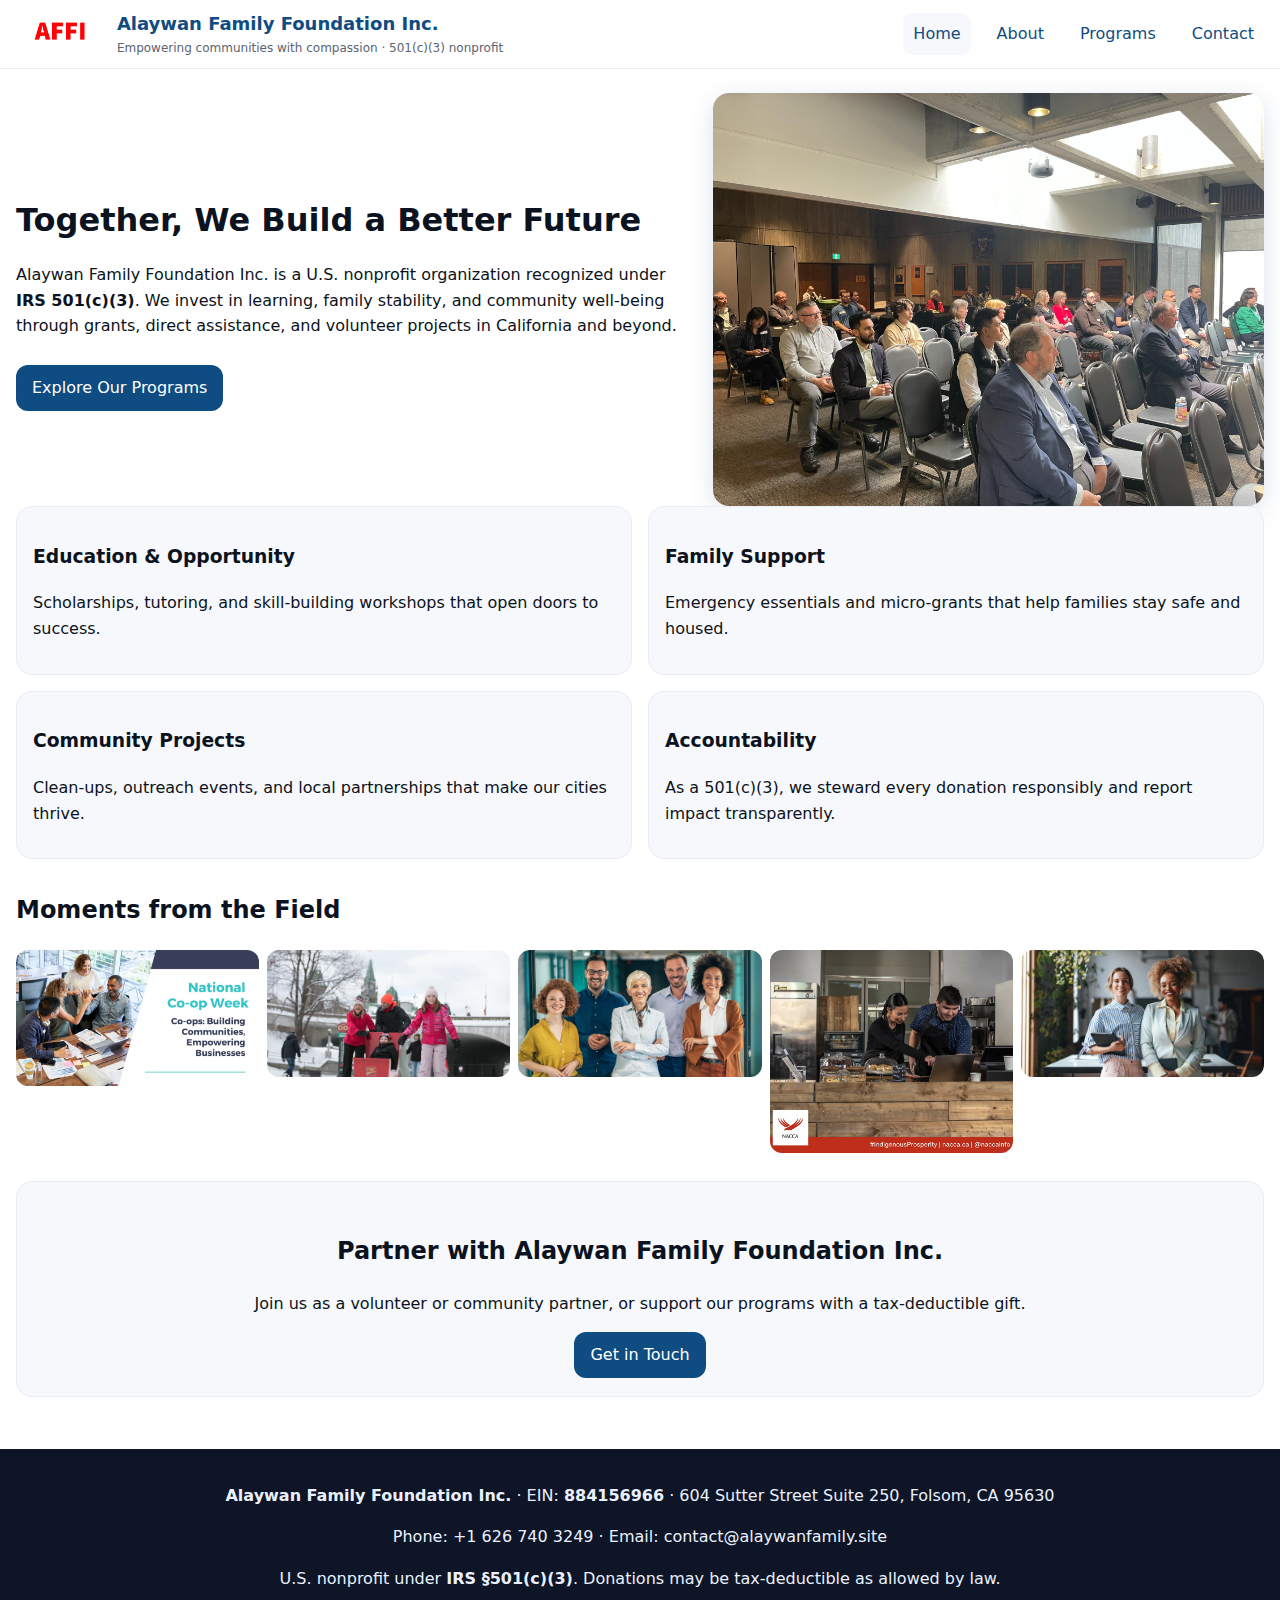
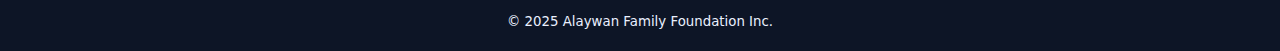
<file: index.html>
<!DOCTYPE html>
<html lang="en">
<head>
  <meta charset="UTF-8" />
  <meta name="viewport" content="width=device-width, initial-scale=1" />
  <meta name="description" content="Alaywan Family Foundation Inc. — a 501(c)(3) nonprofit empowering communities through education, family support, and compassionate action." />
  <title>Alaywan Family Foundation Inc.</title>
  <!-- Favicon (dùng chung logo) -->
  <link rel="icon" href="images/logo.png" type="image/png" />
  <link rel="apple-touch-icon" href="images/logo.png" />
  <!-- Styles -->
  <link rel="stylesheet" href="assets/styles.css" />
</head>
<body>
  <header class="site-header">
    <a class="brand" href="index.html">
      <img src="images/logo.png" alt="Alaywan Family Foundation logo" />
      <div>
        <h1>Alaywan Family Foundation Inc.</h1>
        <p class="tag">Empowering communities with compassion · 501(c)(3) nonprofit</p>
      </div>
    </a>
    <button id="navToggle" class="nav-toggle" aria-label="Open menu" aria-expanded="false">☰</button>
    <nav id="siteNav" class="nav">
      <a class="active" href="index.html">Home</a>
      <a href="about.html">About</a>
      <a href="programs.html">Programs</a>
      <a href="contact.html">Contact</a>
    </nav>
  </header>

  <main>
    <section class="hero">
      <div class="hero-text">
        <h2>Together, We Build a Better Future</h2>
        <p>Alaywan Family Foundation Inc. is a U.S. nonprofit organization recognized under <strong>IRS 501(c)(3)</strong>. We invest in learning, family stability, and community well-being through grants, direct assistance, and volunteer projects in California and beyond.</p>
        <a class="btn" href="programs.html">Explore Our Programs</a>
      </div>
      <img class="hero-img" src="images/hero.jpg" alt="Neighbors volunteering in the community" />
    </section>

    <section class="grid-2 features">
      <article><h3>Education & Opportunity</h3><p>Scholarships, tutoring, and skill-building workshops that open doors to success.</p></article>
      <article><h3>Family Support</h3><p>Emergency essentials and micro-grants that help families stay safe and housed.</p></article>
      <article><h3>Community Projects</h3><p>Clean-ups, outreach events, and local partnerships that make our cities thrive.</p></article>
      <article><h3>Accountability</h3><p>As a 501(c)(3), we steward every donation responsibly and report impact transparently.</p></article>
    </section>

    <section class="gallery">
      <h2>Moments from the Field</h2>
      <div class="image-grid">
        <img src="images/pic1.jpg" alt="Volunteers organize supplies" />
        <img src="images/pic2.jpg" alt="Students in a learning workshop" />
        <img src="images/pic3.jpg" alt="Family support" />
        <img src="images/pic4.jpg" alt="Community outreach event" />
        <img src="images/pic5.jpg" alt="Neighborhood improvement project" />
      </div>
    </section>

    <section class="cta">
      <h2>Partner with Alaywan Family Foundation Inc.</h2>
      <p>Join us as a volunteer or community partner, or support our programs with a tax-deductible gift.</p>
      <a class="btn" href="contact.html">Get in Touch</a>
    </section>
  </main>

  <footer class="site-footer">
    <div class="footer-inner">
      <p><strong>Alaywan Family Foundation Inc.</strong> · EIN: <strong>884156966</strong> · 604 Sutter Street Suite 250, Folsom, CA 95630</p>
      <p>Phone: <a href="tel:+16267403249">+1 626 740 3249</a> · Email: <a href="mailto:contact@alaywanfamily.site">contact@alaywanfamily.site</a></p>
      <p>U.S. nonprofit under <strong>IRS §501(c)(3)</strong>. Donations may be tax-deductible as allowed by law.</p>
      <small>© 2025 Alaywan Family Foundation Inc.</small>
    </div>
  </footer>

  <script>
    const btn = document.getElementById('navToggle');
    const nav = document.getElementById('siteNav');
    btn.addEventListener('click', () => {
      const open = nav.classList.toggle('open');
      btn.setAttribute('aria-expanded', String(open));
    });
  </script>
</body>
</html>
</file>
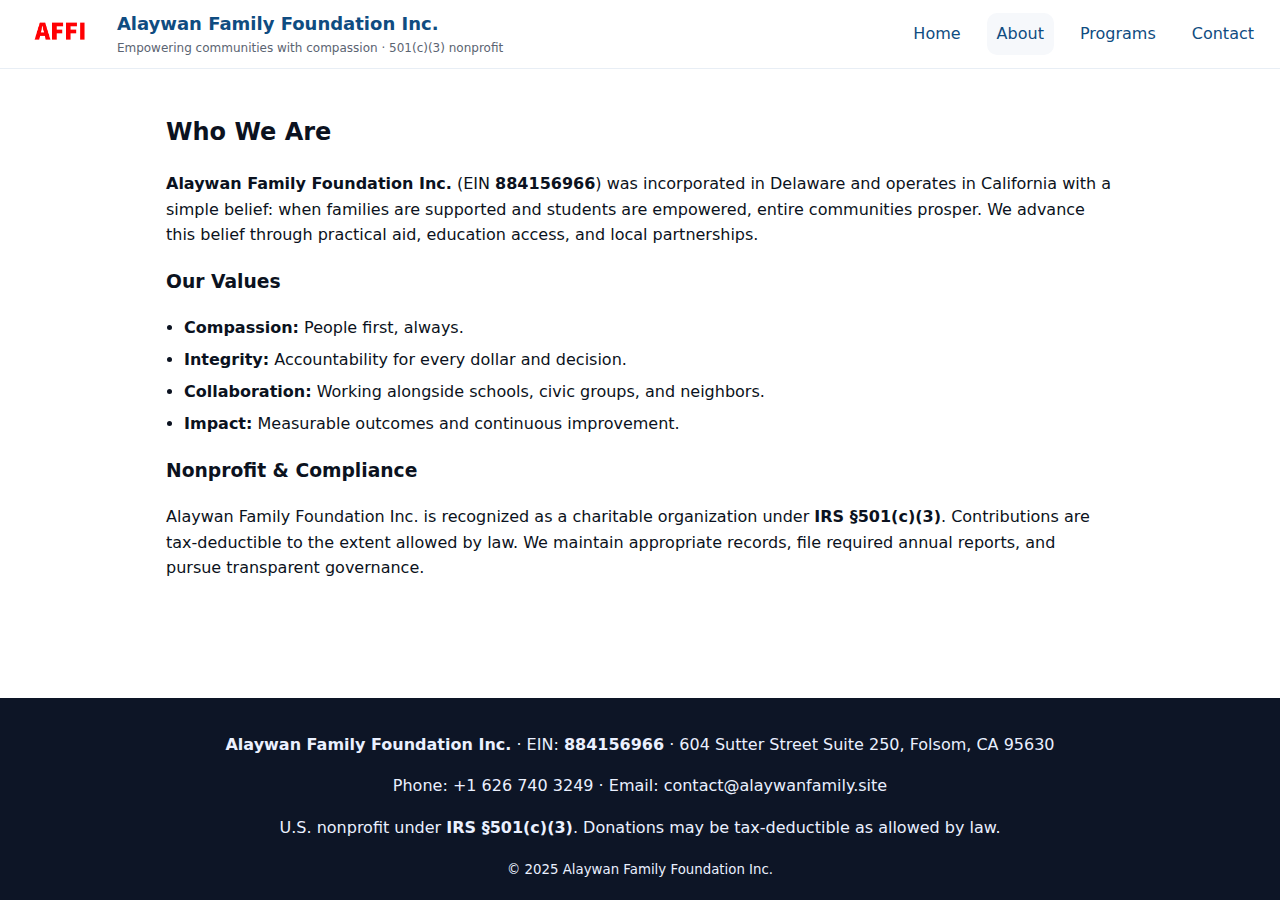
<file: about.html>
<!DOCTYPE html>
<html lang="en">
<head>
  <meta charset="UTF-8" />
  <meta name="viewport" content="width=device-width, initial-scale=1" />
  <meta name="description" content="About Alaywan Family Foundation Inc. — our story, governance, and commitment to transparent impact." />
  <title>About · Alaywan Family Foundation Inc.</title>
  <link rel="icon" href="images/logo.png" type="image/png" />
  <link rel="apple-touch-icon" href="images/logo.png" />
  <link rel="stylesheet" href="assets/styles.css" />
</head>
<body>
  <header class="site-header">
    <a class="brand" href="index.html">
      <img src="images/logo.png" alt="Alaywan Family Foundation logo" />
      <div>
        <h1>Alaywan Family Foundation Inc.</h1>
        <p class="tag">Empowering communities with compassion · 501(c)(3) nonprofit</p>
      </div>
    </a>
    <button id="navToggle" class="nav-toggle" aria-label="Open menu" aria-expanded="false">☰</button>
    <nav id="siteNav" class="nav">
      <a href="index.html">Home</a>
      <a class="active" href="about.html">About</a>
      <a href="programs.html">Programs</a>
      <a href="contact.html">Contact</a>
    </nav>
  </header>

  <main class="page">
    <h2>Who We Are</h2>
    <p><strong>Alaywan Family Foundation Inc.</strong> (EIN <strong>884156966</strong>) was incorporated in Delaware and operates in California with a simple belief: when families are supported and students are empowered, entire communities prosper. We advance this belief through practical aid, education access, and local partnerships.</p>

    <h3>Our Values</h3>
    <ul class="checklist">
      <li><strong>Compassion:</strong> People first, always.</li>
      <li><strong>Integrity:</strong> Accountability for every dollar and decision.</li>
      <li><strong>Collaboration:</strong> Working alongside schools, civic groups, and neighbors.</li>
      <li><strong>Impact:</strong> Measurable outcomes and continuous improvement.</li>
    </ul>

    <h3>Nonprofit & Compliance</h3>
    <p>Alaywan Family Foundation Inc. is recognized as a charitable organization under <strong>IRS §501(c)(3)</strong>. Contributions are tax-deductible to the extent allowed by law. We maintain appropriate records, file required annual reports, and pursue transparent governance.</p>
  </main>

  <footer class="site-footer">
    <div class="footer-inner">
      <p><strong>Alaywan Family Foundation Inc.</strong> · EIN: <strong>884156966</strong> · 604 Sutter Street Suite 250, Folsom, CA 95630</p>
      <p>Phone: <a href="tel:+16267403249">+1 626 740 3249</a> · Email: <a href="mailto:contact@alaywanfamily.site">contact@alaywanfamily.site</a></p>
      <p>U.S. nonprofit under <strong>IRS §501(c)(3)</strong>. Donations may be tax-deductible as allowed by law.</p>
      <small>© 2025 Alaywan Family Foundation Inc.</small>
    </div>
  </footer>

  <script>
    const btn = document.getElementById('navToggle');
    const nav = document.getElementById('siteNav');
    btn.addEventListener('click', () => {
      const open = nav.classList.toggle('open');
      btn.setAttribute('aria-expanded', String(open));
    });
  </script>
</body>
</html>
</file>
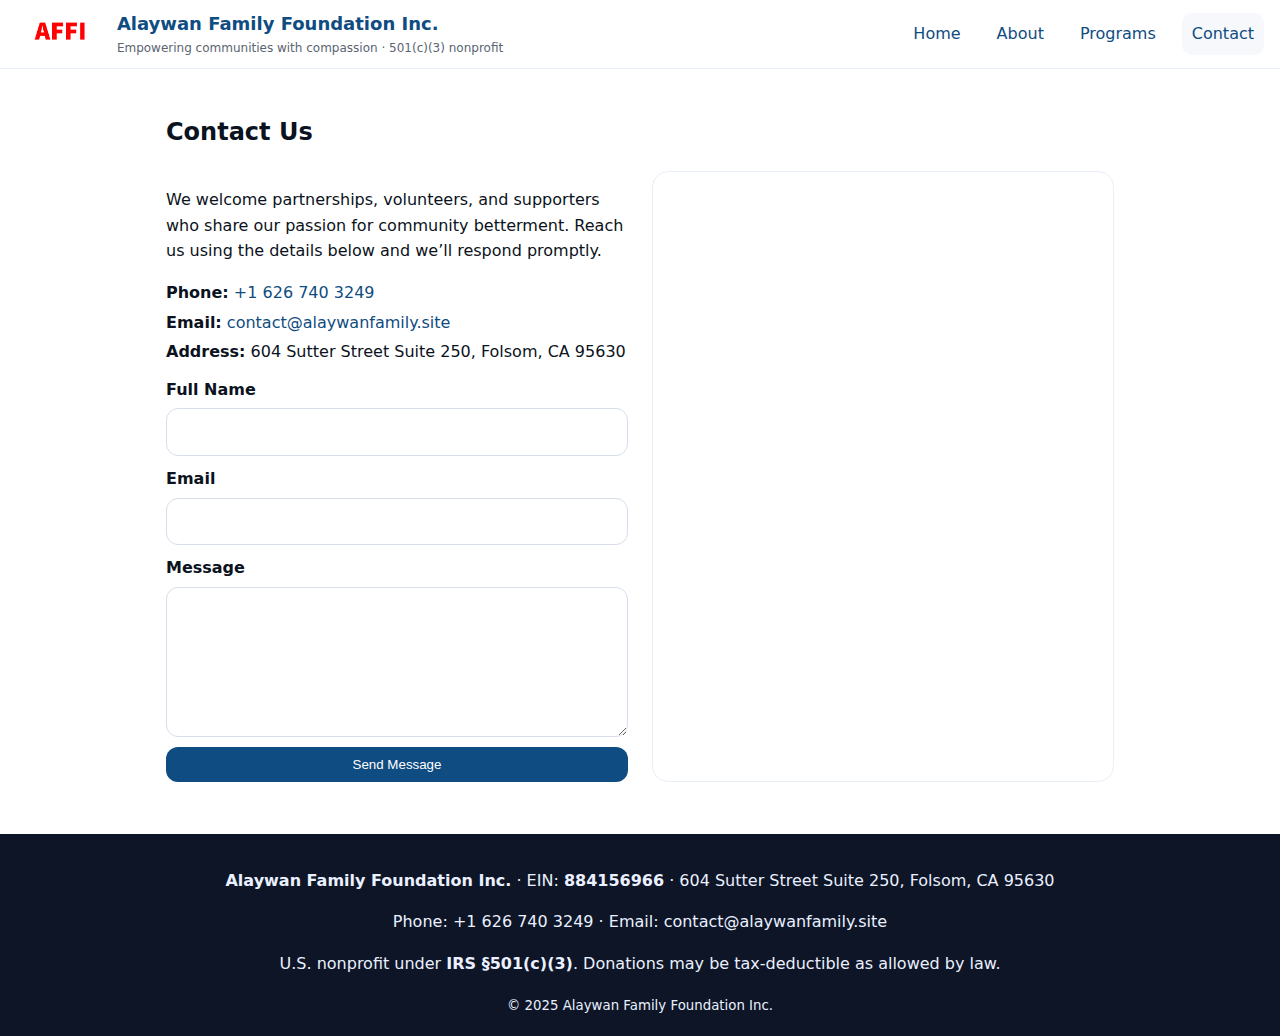
<file: contact.html>
<!DOCTYPE html>
<html lang="en">
<head>
  <meta charset="UTF-8" />
  <meta name="viewport" content="width=device-width, initial-scale=1" />
  <meta name="description" content="Contact Alaywan Family Foundation Inc. in Folsom, California." />
  <title>Contact · Alaywan Family Foundation Inc.</title>
  <link rel="icon" href="images/logo.png" type="image/png" />
  <link rel="apple-touch-icon" href="images/logo.png" />
  <link rel="stylesheet" href="assets/styles.css" />
</head>
<body>
  <header class="site-header">
    <a class="brand" href="index.html">
      <img src="images/logo.png" alt="Alaywan Family Foundation logo" />
      <div>
        <h1>Alaywan Family Foundation Inc.</h1>
        <p class="tag">Empowering communities with compassion · 501(c)(3) nonprofit</p>
      </div>
    </a>
    <button id="navToggle" class="nav-toggle" aria-label="Open menu" aria-expanded="false">☰</button>
    <nav id="siteNav" class="nav">
      <a href="index.html">Home</a>
      <a href="about.html">About</a>
      <a href="programs.html">Programs</a>
      <a class="active" href="contact.html">Contact</a>
    </nav>
  </header>

  <main class="page">
    <h2>Contact Us</h2>

    <div class="contact-grid">
      <div>
        <p>We welcome partnerships, volunteers, and supporters who share our passion for community betterment. Reach us using the details below and we’ll respond promptly.</p>
        <ul class="contact-list">
          <li><strong>Phone:</strong> <a href="tel:+16267403249">+1 626 740 3249</a></li>
          <li><strong>Email:</strong> <a href="mailto:contact@alaywanfamily.site">contact@alaywanfamily.site</a></li>
          <li><strong>Address:</strong> 604 Sutter Street Suite 250, Folsom, CA 95630</li>
        </ul>
        <form class="contact-form" name="contact" netlify>
          <input type="hidden" name="form-name" value="contact" />
          <label>Full Name<input name="name" required></label>
          <label>Email<input type="email" name="email" required></label>
          <label>Message<textarea name="message" rows="5" required></textarea></label>
          <button type="submit" class="btn">Send Message</button>
        </form>
      </div>
      <div class="map-container">
        <iframe
          src="https://www.google.com/maps?q=604+Sutter+Street,+Suite+250,+Folsom,+CA+95630&output=embed"
          allowfullscreen
          loading="lazy"
          referrerpolicy="no-referrer-when-downgrade"></iframe>
      </div>
    </div>
  </main>

  <footer class="site-footer">
    <div class="footer-inner">
      <p><strong>Alaywan Family Foundation Inc.</strong> · EIN: <strong>884156966</strong> · 604 Sutter Street Suite 250, Folsom, CA 95630</p>
      <p>Phone: <a href="tel:+16267403249">+1 626 740 3249</a> · Email: <a href="mailto:contact@alaywanfamily.site">contact@alaywanfamily.site</a></p>
      <p>U.S. nonprofit under <strong>IRS §501(c)(3)</strong>. Donations may be tax-deductible as allowed by law.</p>
      <small>© 2025 Alaywan Family Foundation Inc.</small>
    </div>
  </footer>

  <script>
    const btn = document.getElementById('navToggle');
    const nav = document.getElementById('siteNav');
    btn.addEventListener('click', () => {
      const open = nav.classList.toggle('open');
      btn.setAttribute('aria-expanded', String(open));
    });
  </script>
</body>
</html>
</file>
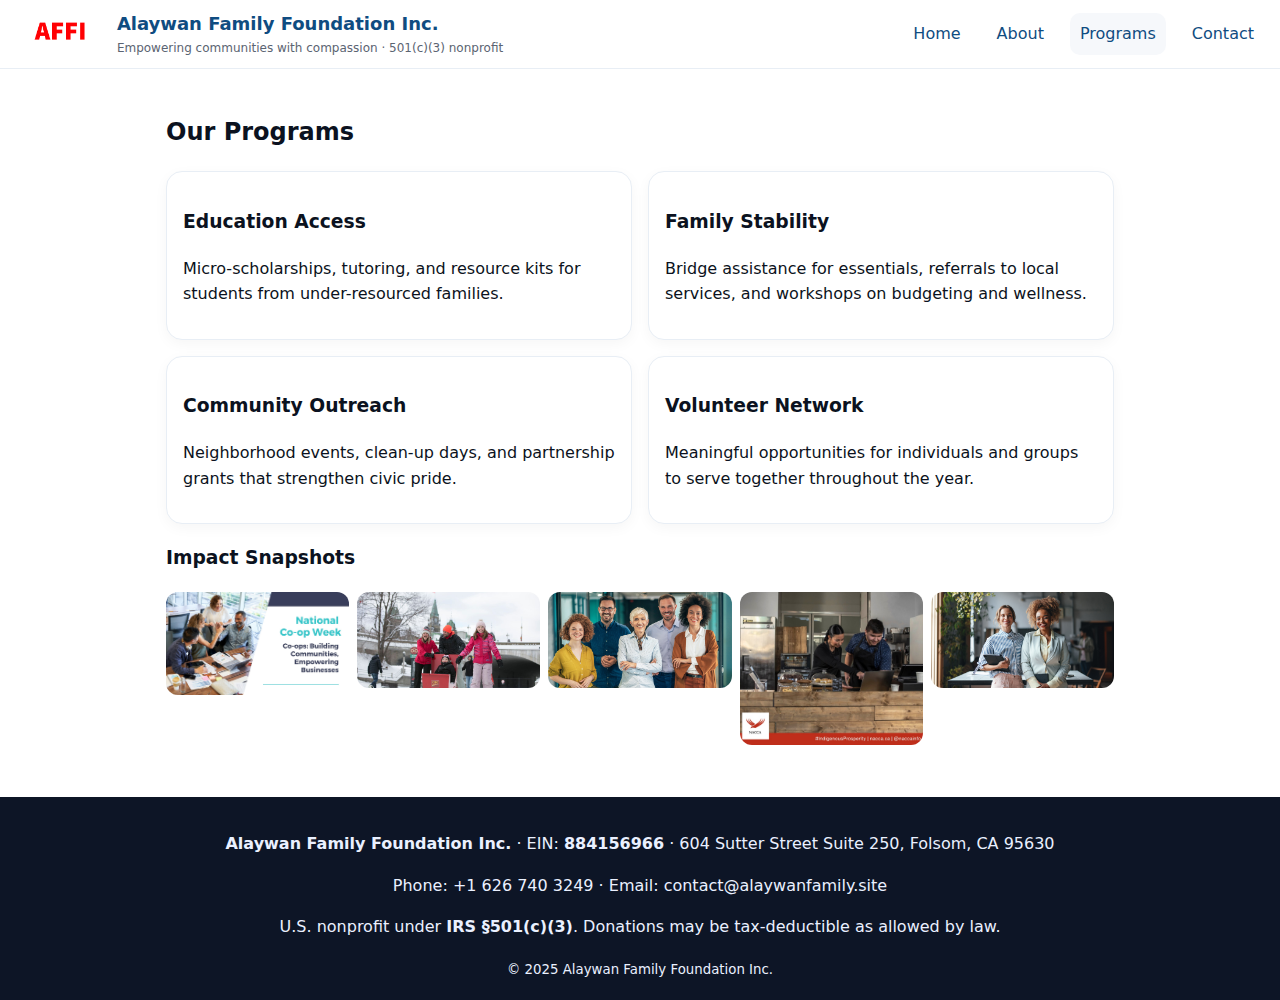
<file: programs.html>
<!DOCTYPE html>
<html lang="en">
<head>
  <meta charset="UTF-8" />
  <meta name="viewport" content="width=device-width, initial-scale=1" />
  <meta name="description" content="Programs of Alaywan Family Foundation Inc.: education, family support, and community projects." />
  <title>Programs · Alaywan Family Foundation Inc.</title>
  <link rel="icon" href="images/logo.png" type="image/png" />
  <link rel="apple-touch-icon" href="images/logo.png" />
  <link rel="stylesheet" href="assets/styles.css" />
</head>
<body>
  <header class="site-header">
    <a class="brand" href="index.html">
      <img src="images/logo.png" alt="Alaywan Family Foundation logo" />
      <div>
        <h1>Alaywan Family Foundation Inc.</h1>
        <p class="tag">Empowering communities with compassion · 501(c)(3) nonprofit</p>
      </div>
    </a>
    <button id="navToggle" class="nav-toggle" aria-label="Open menu" aria-expanded="false">☰</button>
    <nav id="siteNav" class="nav">
      <a href="index.html">Home</a>
      <a href="about.html">About</a>
      <a class="active" href="programs.html">Programs</a>
      <a href="contact.html">Contact</a>
    </nav>
  </header>

  <main class="page">
    <h2>Our Programs</h2>
    <div class="cards">
      <article class="card"><h3>Education Access</h3><p>Micro-scholarships, tutoring, and resource kits for students from under-resourced families.</p></article>
      <article class="card"><h3>Family Stability</h3><p>Bridge assistance for essentials, referrals to local services, and workshops on budgeting and wellness.</p></article>
      <article class="card"><h3>Community Outreach</h3><p>Neighborhood events, clean-up days, and partnership grants that strengthen civic pride.</p></article>
      <article class="card"><h3>Volunteer Network</h3><p>Meaningful opportunities for individuals and groups to serve together throughout the year.</p></article>
    </div>

    <h3>Impact Snapshots</h3>
    <div class="image-grid compact">
      <img src="images/pic1.jpg" alt="Supply packing" />
      <img src="images/pic2.jpg" alt="Tutoring session" />
      <img src="images/pic3.jpg" alt="Family support desk" />
      <img src="images/pic4.jpg" alt="Community event" />
      <img src="images/pic5.jpg" alt="Public space clean-up" />
    </div>
  </main>

  <footer class="site-footer">
    <div class="footer-inner">
      <p><strong>Alaywan Family Foundation Inc.</strong> · EIN: <strong>884156966</strong> · 604 Sutter Street Suite 250, Folsom, CA 95630</p>
      <p>Phone: <a href="tel:+16267403249">+1 626 740 3249</a> · Email: <a href="mailto:contact@alaywanfamily.site">contact@alaywanfamily.site</a></p>
      <p>U.S. nonprofit under <strong>IRS §501(c)(3)</strong>. Donations may be tax-deductible as allowed by law.</p>
      <small>© 2025 Alaywan Family Foundation Inc.</small>
    </div>
  </footer>

  <script>
    const btn = document.getElementById('navToggle');
    const nav = document.getElementById('siteNav');
    btn.addEventListener('click', () => {
      const open = nav.classList.toggle('open');
      btn.setAttribute('aria-expanded', String(open));
    });
  </script>
</body>
</html>
</file>
<file: assets/styles.css>
:root{
  --brand:#0f4c81; /* deep blue */
  --brand-2:#1b9aaa; /* accent */
  --ink:#0b1220;
  --muted:#5b6472;
  --bg:#ffffff;
  --bg-soft:#f6f8fb;
}

/* --- Reset & Layout base --- */
*{box-sizing:border-box}
html,body{height:100%}
html,body{margin:0;padding:0;background:var(--bg);color:var(--ink);font:16px/1.6 system-ui,-apple-system,Segoe UI,Roboto,Arial,sans-serif}

/* Make footer stick to bottom when page is short */
body{display:flex;flex-direction:column;min-height:100vh}
main{flex:1;padding:24px 16px}

img{max-width:100%;display:block;height:auto}
a{color:var(--brand);text-decoration:none}
a:hover{text-decoration:underline}

/* --- Header & Nav --- */
.site-header{
  position:sticky;top:0;z-index:30;background:#fff;
  border-bottom:1px solid #e8eef5;display:flex;align-items:center;justify-content:space-between;
  padding:10px 16px
}
.brand{display:flex;gap:12px;align-items:center}
.brand img{
  height:40px;           /* fix height */
  width:auto;            /* keep aspect ratio */
  border-radius:8px;
  image-rendering:-webkit-optimize-contrast;
  image-rendering:crisp-edges;
}
.brand h1{font-size:18px;margin:0}
.tag{margin:0;color:var(--muted);font-size:12px}
.nav{display:flex;gap:16px}
.nav a{padding:8px 10px;border-radius:10px}
.nav a.active, .nav a:hover{background:var(--bg-soft)}
.nav-toggle{display:none;font-size:22px;line-height:1;background:none;border:1px solid #e0e6ef;border-radius:10px;padding:6px 10px}

@media (max-width:820px){
  .nav{position:fixed;inset:56px 0 auto 0;display:none;flex-direction:column;background:#fff;border-bottom:1px solid #e8eef5;padding:12px}
  .nav.open{display:flex}
  .nav-toggle{display:inline-block}
}

/* --- Home hero --- */
.hero{display:grid;grid-template-columns:1.1fr .9fr;gap:24px;align-items:center}
.hero h2{font-size:32px;margin:.2em 0}
.hero .btn{margin-top:10px}
.hero-img{border-radius:16px;box-shadow:0 6px 24px rgba(15,76,129,.15)}
@media (max-width:960px){.hero{grid-template-columns:1fr}}

/* --- Sections / Grids --- */
.grid-2{display:grid;gap:16px;grid-template-columns:repeat(2,1fr)}
.grid-2 article{background:var(--bg-soft);border:1px solid #e8eef5;border-radius:16px;padding:16px}
@media (max-width:820px){.grid-2{grid-template-columns:1fr}}

.gallery h2,.cta h2{margin-top:32px}
.image-grid{display:grid;grid-template-columns:repeat(5,1fr);gap:8px}
.image-grid.compact{grid-template-columns:repeat(5,1fr)}
@media (max-width:1024px){.image-grid{grid-template-columns:repeat(3,1fr)}}
@media (max-width:640px){.image-grid{grid-template-columns:repeat(2,1fr)}}
.image-grid img{border-radius:12px}

.btn{display:inline-block;background:var(--brand);color:#fff;padding:10px 16px;border-radius:12px;border:0}
.btn:hover{background:var(--brand-2)}

.page{max-width:980px;margin:0 auto}
.checklist{padding-left:18px}
.checklist li{margin:.4em 0}

.cards{display:grid;grid-template-columns:repeat(2,1fr);gap:16px}
.card{background:#fff;border:1px solid #e8eef5;border-radius:16px;padding:16px;box-shadow:0 4px 14px rgba(0,0,0,.04)}
@media (max-width:820px){.cards{grid-template-columns:1fr}}

.contact-grid{display:grid;grid-template-columns:1fr 1fr;gap:24px}
@media (max-width:900px){.contact-grid{grid-template-columns:1fr}}
.contact-list{list-style:none;margin:0;padding:0}
.contact-list li{margin:.25em 0}
.contact-form{display:grid;gap:10px;margin-top:12px}
.contact-form label{display:grid;gap:6px;font-weight:600}
.contact-form input,.contact-form textarea{font:inherit;padding:10px;border:1px solid #d7deea;border-radius:12px}

.map-container{border:1px solid #e8eef5;border-radius:16px;overflow:hidden}
.map-container iframe{width:100%;height:320px;border:0}

.cta{background:var(--bg-soft);border:1px solid #e8eef5;border-radius:16px;padding:18px;margin-top:28px;text-align:center}

/* --- Footer (sticky bottom) --- */
.site-footer{margin-top:28px;background:#0d1526;color:#eaf0ff}
.site-footer a{color:#eaf0ff}
.footer-inner{max-width:1100px;margin:0 auto;padding:18px 16px;text-align:center}
</file>
